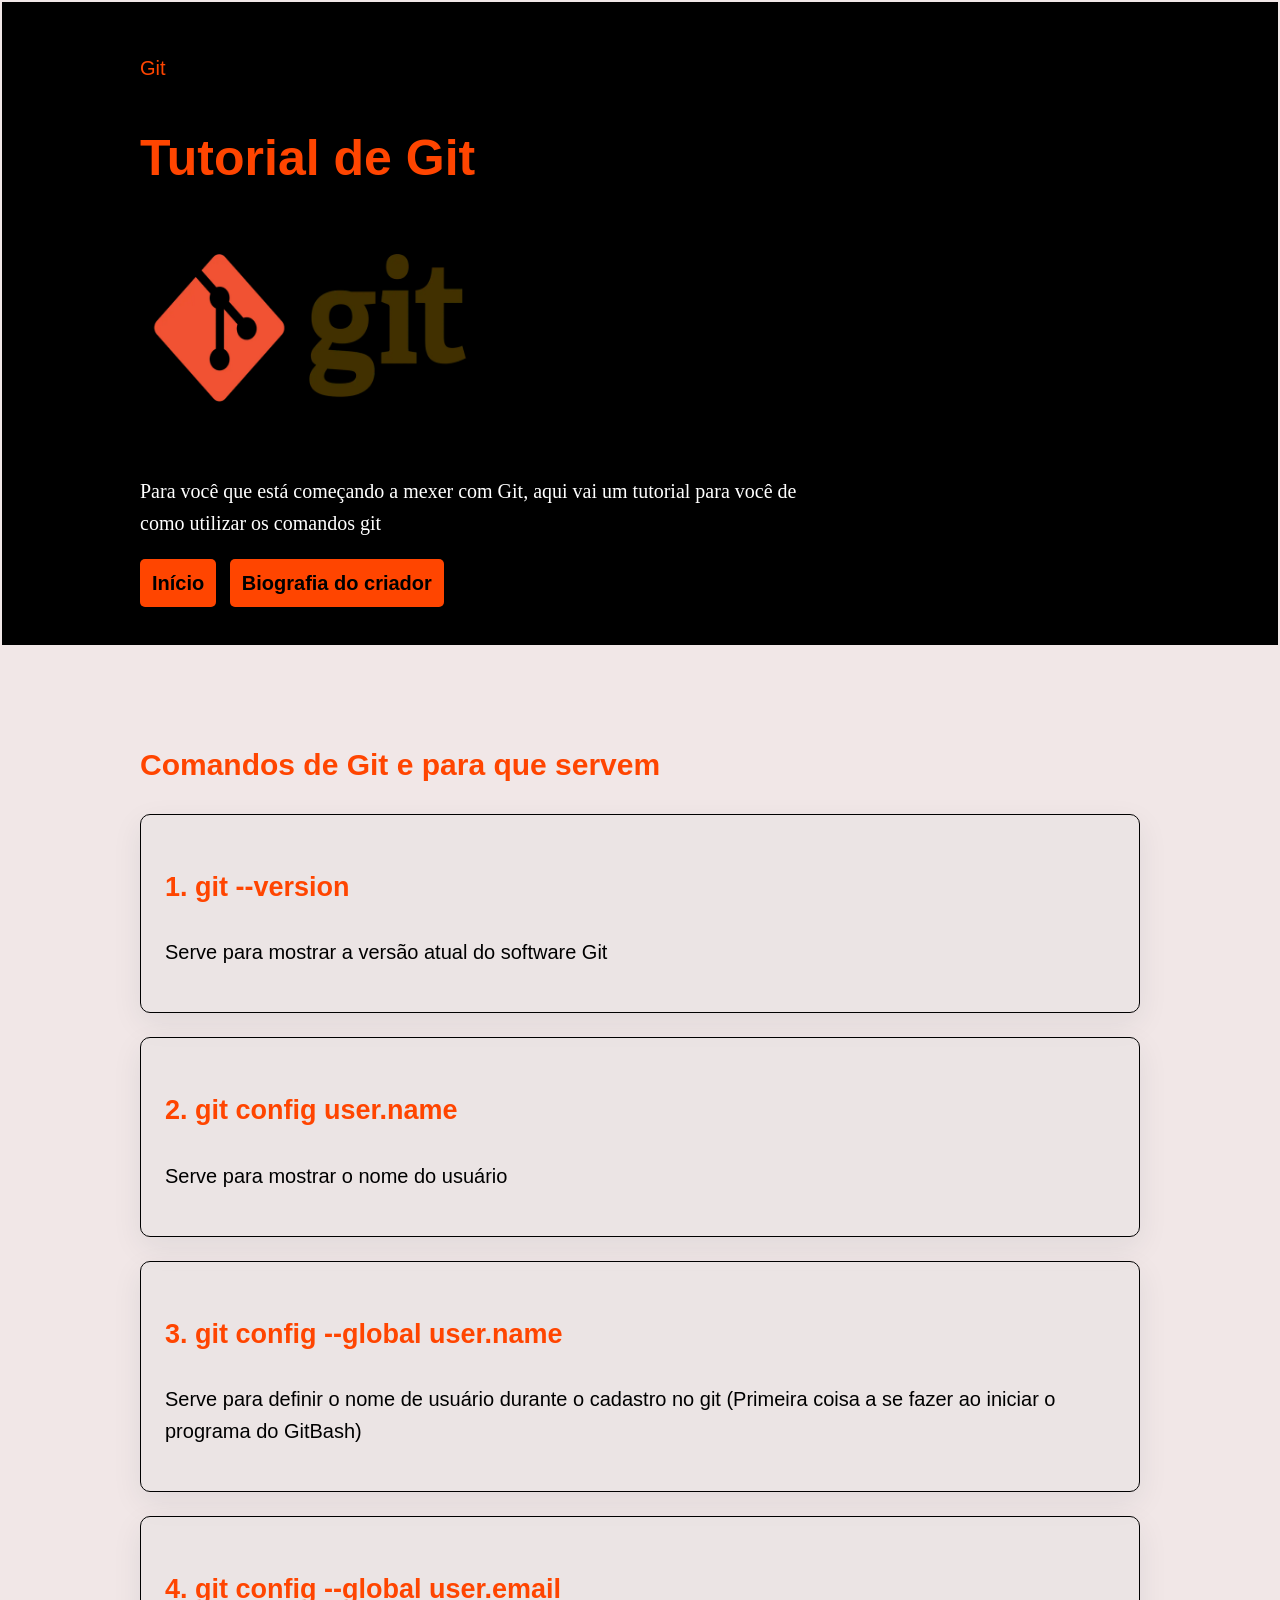
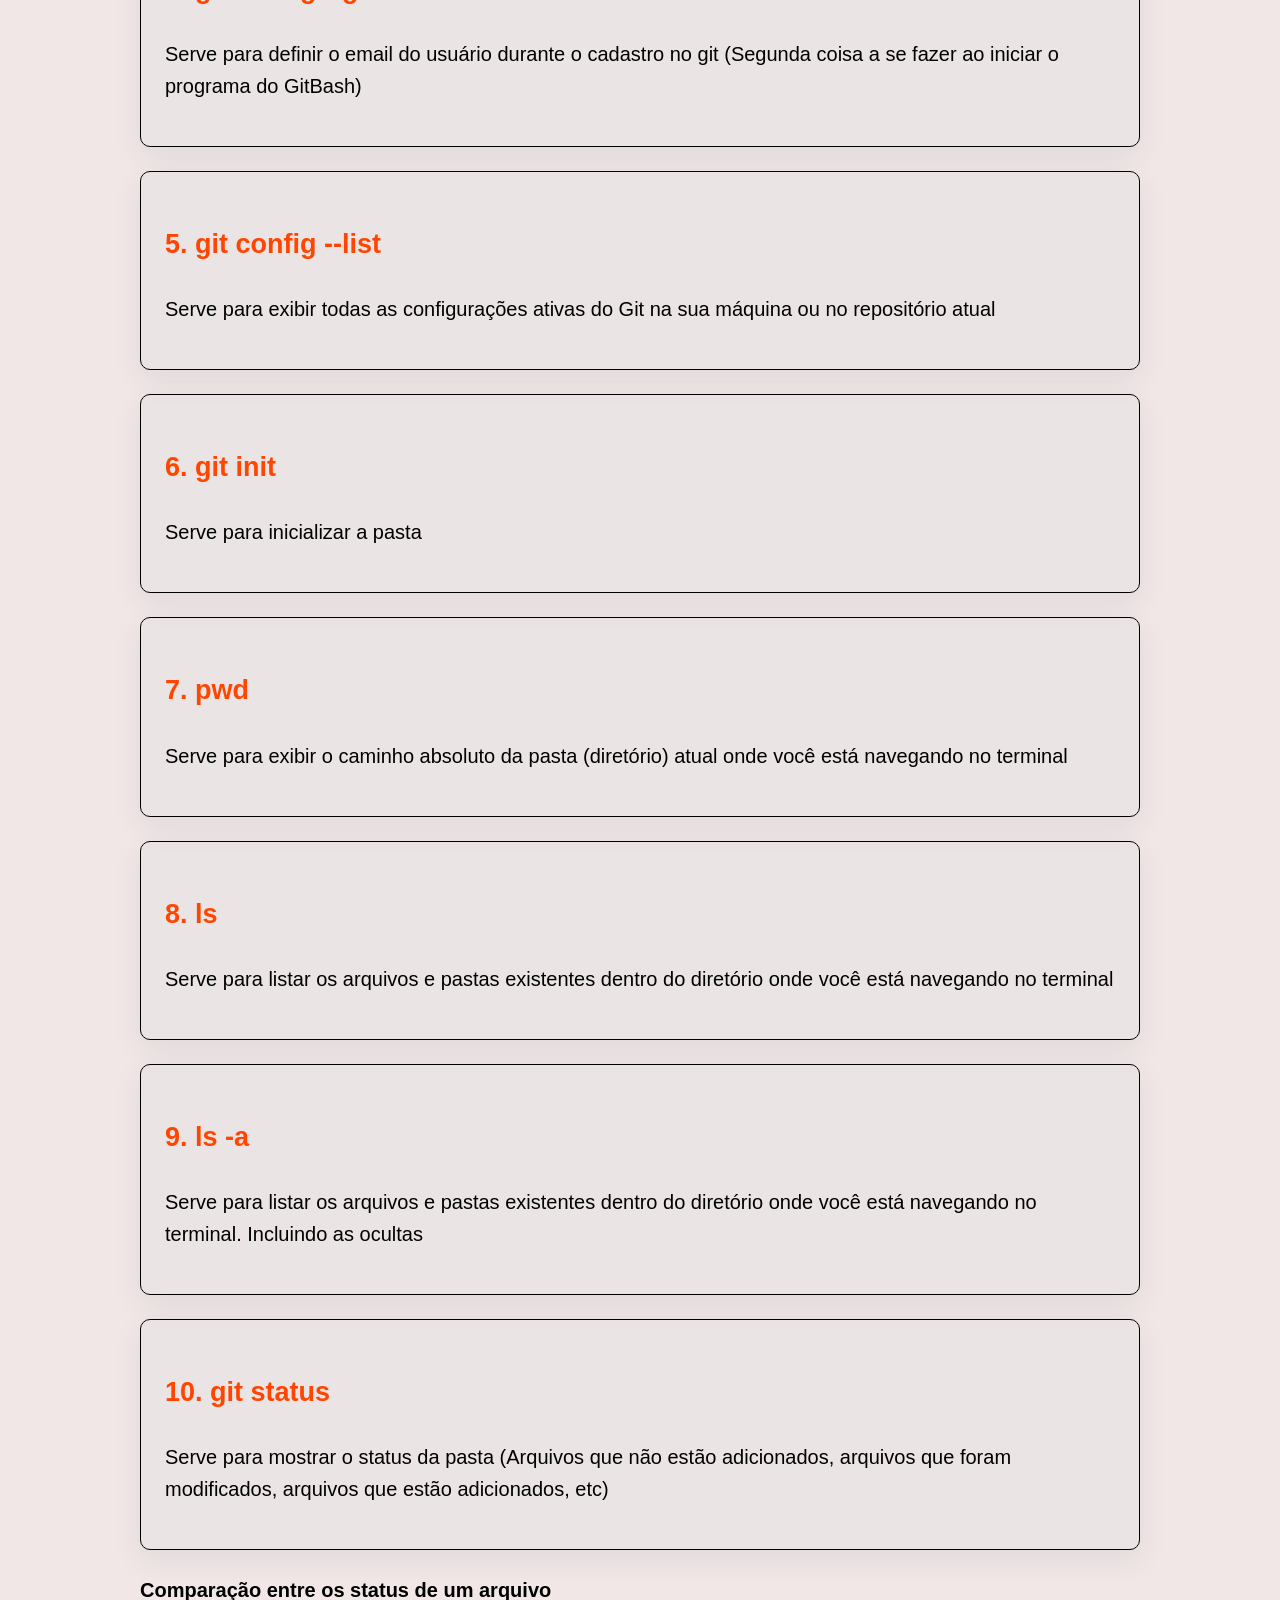
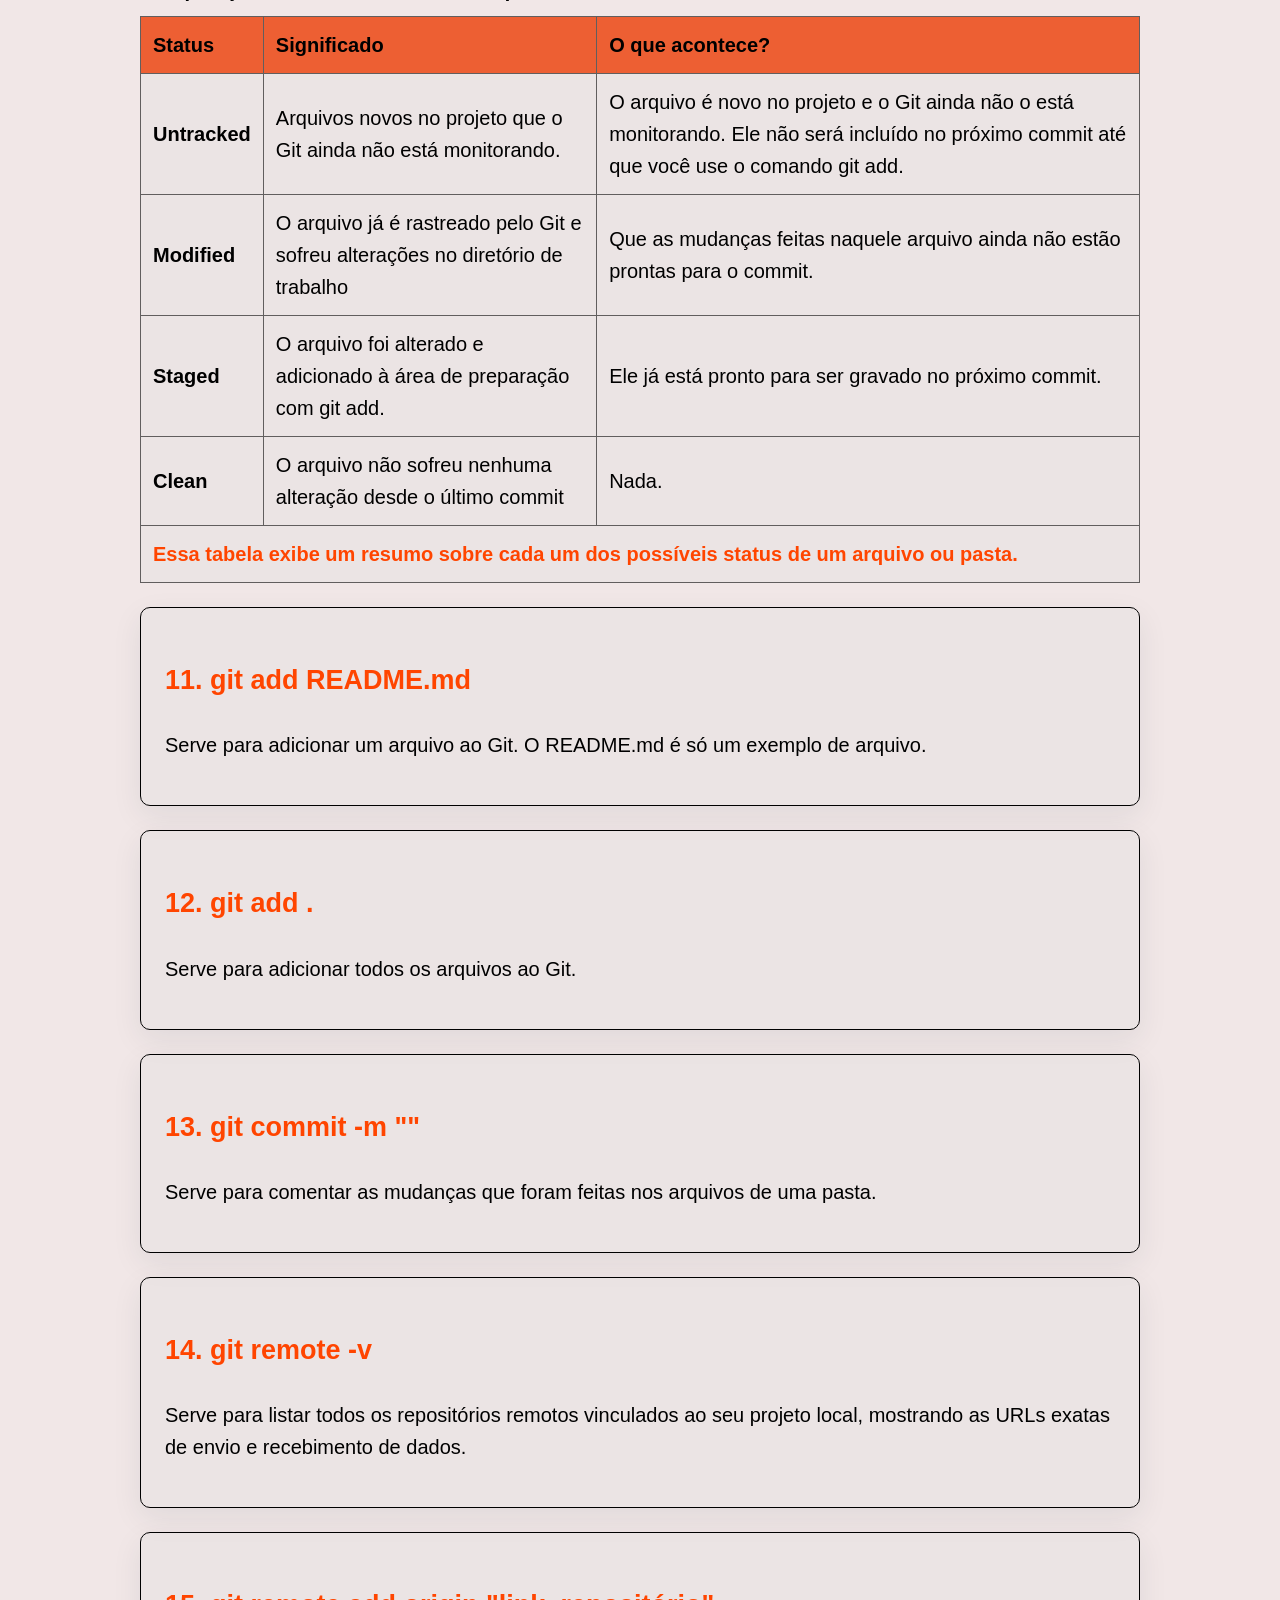
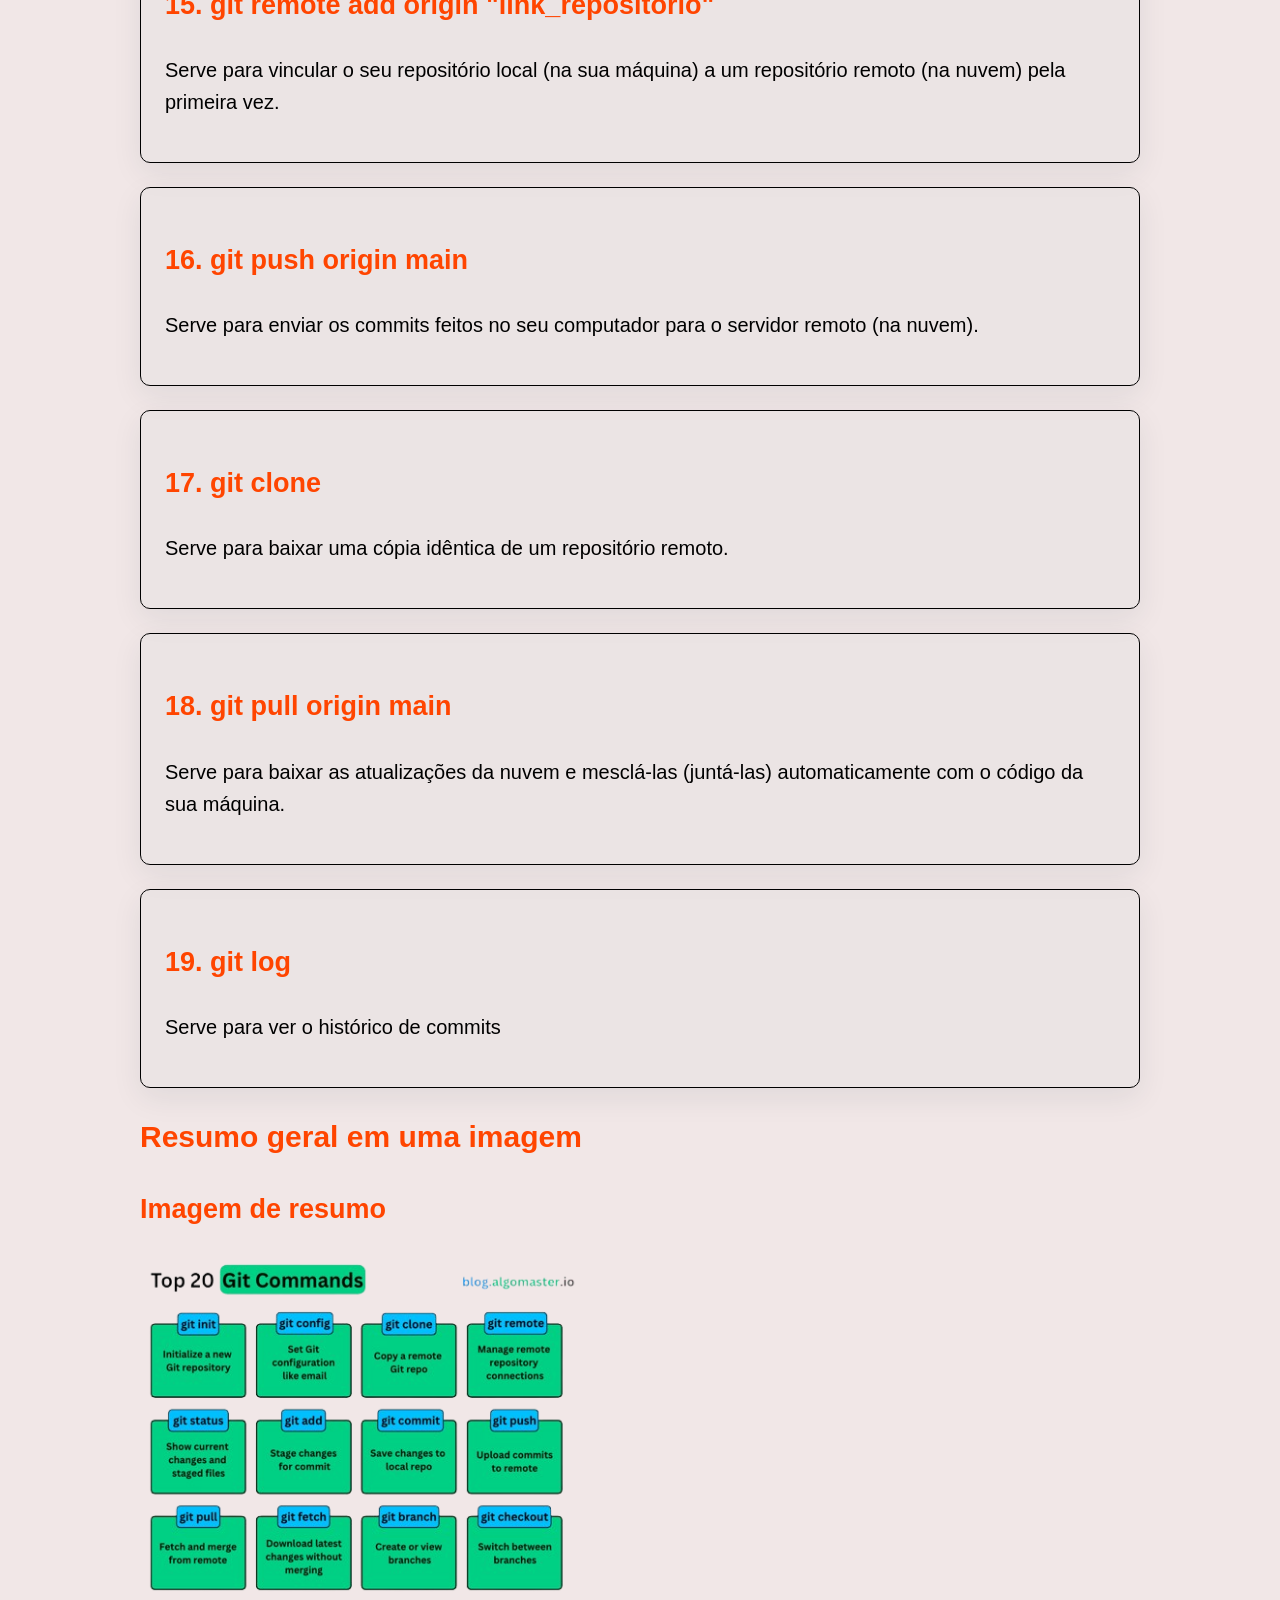
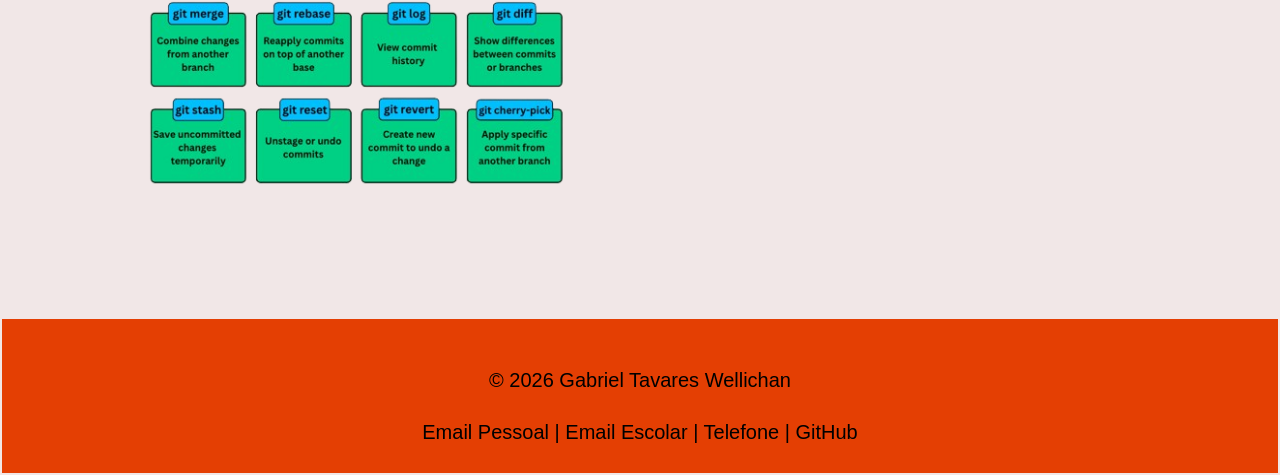
<file: index.html>
<!DOCTYPE html>
<html lang="pt-br">
<head>
    <meta charset="UTF-8">
    <meta name="viewport" content="width=device-width, initial-scale=1.0">
    <title>Tutorial de Git | Início</title>
    <link rel="stylesheet" href="./style/style.css">
    <link rel="stylesheet" href="./style/style-index.css">
</head>
<body>
    <header class="cabecalho">
        <div class="container">
            <p class="etiqueta">Git</p>

            <h1>Tutorial de Git</h1>
            <div class="container-imagens">
                <img src="./img/git.jpg" alt="Foto de Git" width="340" height="240">
            </div>

            <p class="subtitulo">
                Para você que está começando a mexer com Git, aqui vai um tutorial para você de como utilizar os comandos git
            </p>

            <nav class="menu-principal">
                <ul class="menu-lista">
                    <li><strong><a class="menu-link" href="./index.html">Início</a></strong></li>
                    <li><strong><a class="menu-link" href="./pages/biografia.html">Biografia do criador</a></strong></li>
                </ul>
            </nav>
        </div>
    </header>

    <main>
        <section class="secao-dicas">
            <div class="container">
                <h2 class="titulo-secao">Comandos de Git e para que servem</h2>

                <div class="grade-cards">
                    <article class="card">
                        <h3>1. git --version</h3>
                        <p>Serve para mostrar a versão atual do software Git</p>
                    </article>

                    <article class="card">
                        <h3>2. git config user.name</h3>
                        <p>Serve para mostrar o nome do usuário</p>
                    </article>

                    <article class="card">
                        <h3>3. git config --global user.name</h3>
                        <p>Serve para definir o nome de usuário durante o cadastro no git (Primeira coisa a se fazer ao iniciar o programa do GitBash)</p>
                    </article>

                    <article class="card">
                        <h3>4. git config --global user.email</h3>
                        <p>Serve para definir o email do usuário durante o cadastro no git (Segunda coisa a se fazer ao iniciar o programa do GitBash)</p>
                    </article>

                    <article class="card">
                        <h3>5. git config --list</h3>
                        <p>Serve para exibir todas as configurações ativas do Git na sua máquina ou no repositório atual</p>
                    </article>

                    <article class="card">
                        <h3>6. git init</h3>
                        <p>Serve para inicializar a pasta</p>
                    </article>

                    <article class="card">
                        <h3>7. pwd</h3>
                        <p>Serve para exibir o caminho absoluto da pasta (diretório) atual onde você está navegando no terminal</p>
                    </article>

                    <article class="card">
                        <h3>8. ls</h3>
                        <p>Serve para listar os arquivos e pastas existentes dentro do diretório onde você está navegando no terminal</p>
                    </article>

                    <article class="card">
                        <h3>9. ls -a</h3>
                        <p>Serve para listar os arquivos e pastas existentes dentro do diretório onde você está navegando no terminal. Incluindo as ocultas</p>
                    </article>

                    <article class="card">
                        <h3>10. git status</h3>
                        <p>Serve para mostrar o status da pasta (Arquivos que não estão adicionados, arquivos que foram modificados, arquivos que estão adicionados, etc)</p>
                    </article>

                    <table class="tabela-status">
                        <caption>Comparação entre os status de um arquivo</caption>
                        <thead>
                            <tr>
                                <th scope="col">Status</th>
                                <th scope="col">Significado</th>
                                <th scope="col">O que acontece?</th>
                            </tr>
                        </thead>
                        <tbody>
                            <tr>
                                <th scope="row">Untracked</th>
                                <td>Arquivos novos no projeto que o Git ainda não está monitorando.</td>
                                <td> O arquivo é novo no projeto e o Git ainda não o está monitorando. Ele não será incluído no próximo commit até que você use o comando git add.</td>
                            </tr>

                            <tr>
                                <th scope="row">Modified</th>
                                <td>O arquivo já é rastreado pelo Git e sofreu alterações no diretório de trabalho</td>
                                <td>Que as mudanças feitas naquele arquivo ainda não estão prontas para o commit.</td>
                            </tr>

                            <tr>
                                <th scope="row">Staged</th>
                                <td>O arquivo foi alterado e adicionado à área de preparação com git add.</td>
                                <td>Ele já está pronto para ser gravado no próximo commit.</td>
                            </tr>

                            <tr>
                                <th scope="row">Clean</th>
                                <td>O arquivo não sofreu nenhuma alteração desde o último commit</td>
                                <td>Nada.</td>
                            </tr>
                        </tbody>
                        <tfoot>
                            <tr>
                                <td colspan="3"><strong>Essa tabela exibe um resumo sobre cada um dos possíveis status de um arquivo ou pasta.</strong></td>
                            </tr>
                        </tfoot>
                    </table>

                    <article class="card">
                        <h3>11. git add README.md</h3>
                        <p>Serve para adicionar um arquivo ao Git. O README.md é só um exemplo de arquivo.</p>
                    </article>

                    <article class="card">
                        <h3>12. git add .</h3>
                        <p>Serve para adicionar todos os arquivos ao Git.</p>
                    </article>

                    <article class="card">
                        <h3>13. git commit -m ""</h3>
                        <p>Serve para comentar as mudanças que foram feitas nos arquivos de uma pasta.</p>
                    </article>

                    <article class="card">
                        <h3>14. git remote -v</h3>
                        <p>Serve para listar todos os repositórios remotos vinculados ao seu projeto local, mostrando as URLs exatas de envio e recebimento de dados.</p>
                    </article>

                    <article class="card">
                        <h3>15. git remote add origin "link_repositório"</h3>
                        <p>Serve para vincular o seu repositório local (na sua máquina) a um repositório remoto (na nuvem) pela primeira vez.</p>
                    </article>

                    <article class="card">
                        <h3>16. git push origin main</h3>
                        <p>Serve para enviar os commits feitos no seu computador para o servidor remoto (na nuvem).</p>
                    </article>

                    <article class="card">
                        <h3>17. git clone</h3>
                        <p>Serve para baixar uma cópia idêntica de um repositório remoto.</p>
                    </article>

                    <article class="card">
                        <h3>18. git pull origin main</h3>
                        <p>Serve para baixar as atualizações da nuvem e mesclá-las (juntá-las) automaticamente com o código da sua máquina.</p>
                    </article>

                    <article class="card">
                        <h3>19. git log</h3>
                        <p>Serve para ver o histórico de commits</p>
                    </article>
                </div>
                
                <h2>Resumo geral em uma imagem</h2>
                <div class="grade-cards-image">
                    <article class="card-image">
                        <h3>Imagem de resumo</h3>
                        <img src="./img/resumo.png" alt="Imagem de resumo sobre alguns comandos de git" width="440" height="540">
                    </article>
                </div>
            </div>
        </section>
    </main>

    <footer class="rodape">
        <div class="container">
            <p>&copy; 2026 Gabriel Tavares Wellichan</p>

            <address>
                <a href="mailto: biel.wellichan@gmail.com">Email Pessoal</a>
                <span> | </span>
                <a href="mailto: gabriel.wellichan@portalsesisp.org.br">Email Escolar</a>
                <span> | </span>
                <a href="tel:+5515998261009">Telefone</a>
                <span> | </span>
                <a href="https://github.com/bielwellichan-debug" target="_blank">GitHub</a>
            </address>
        </div>
    </footer>

    
</body>
</html>
</file>
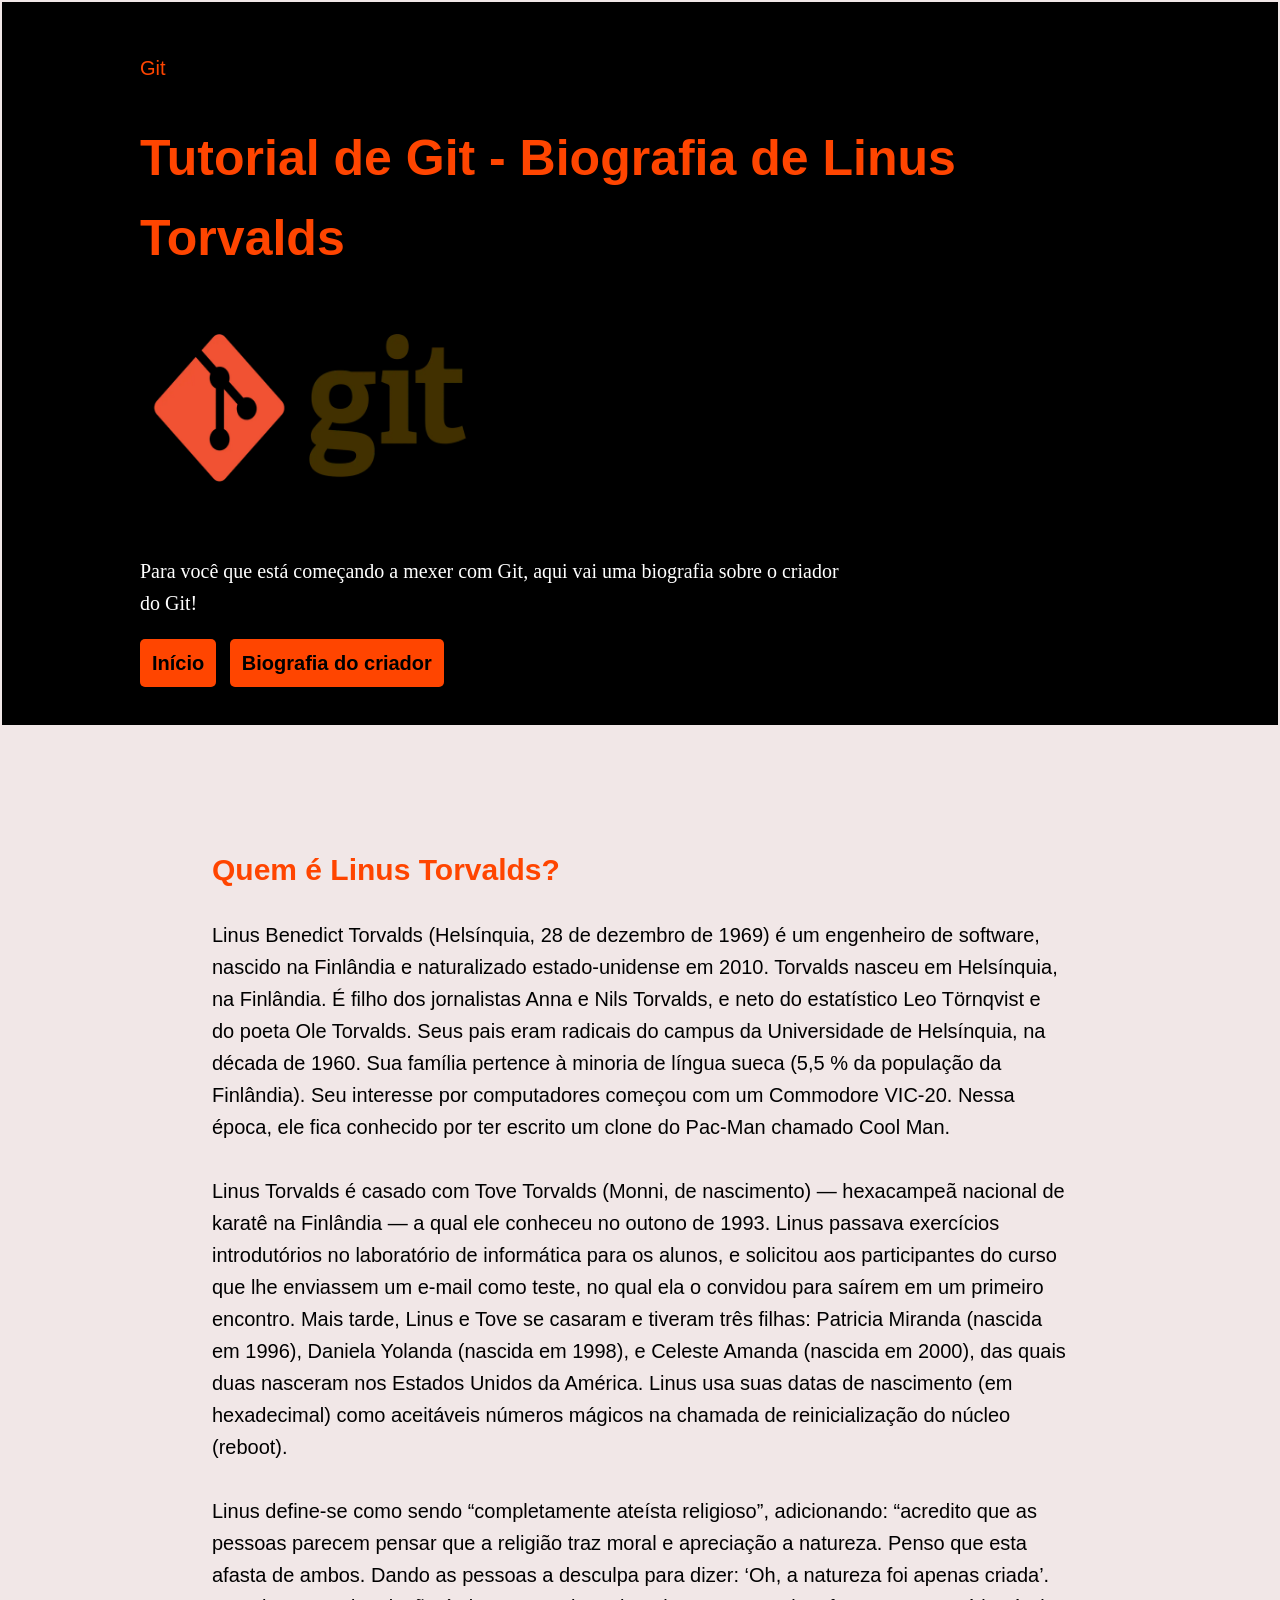
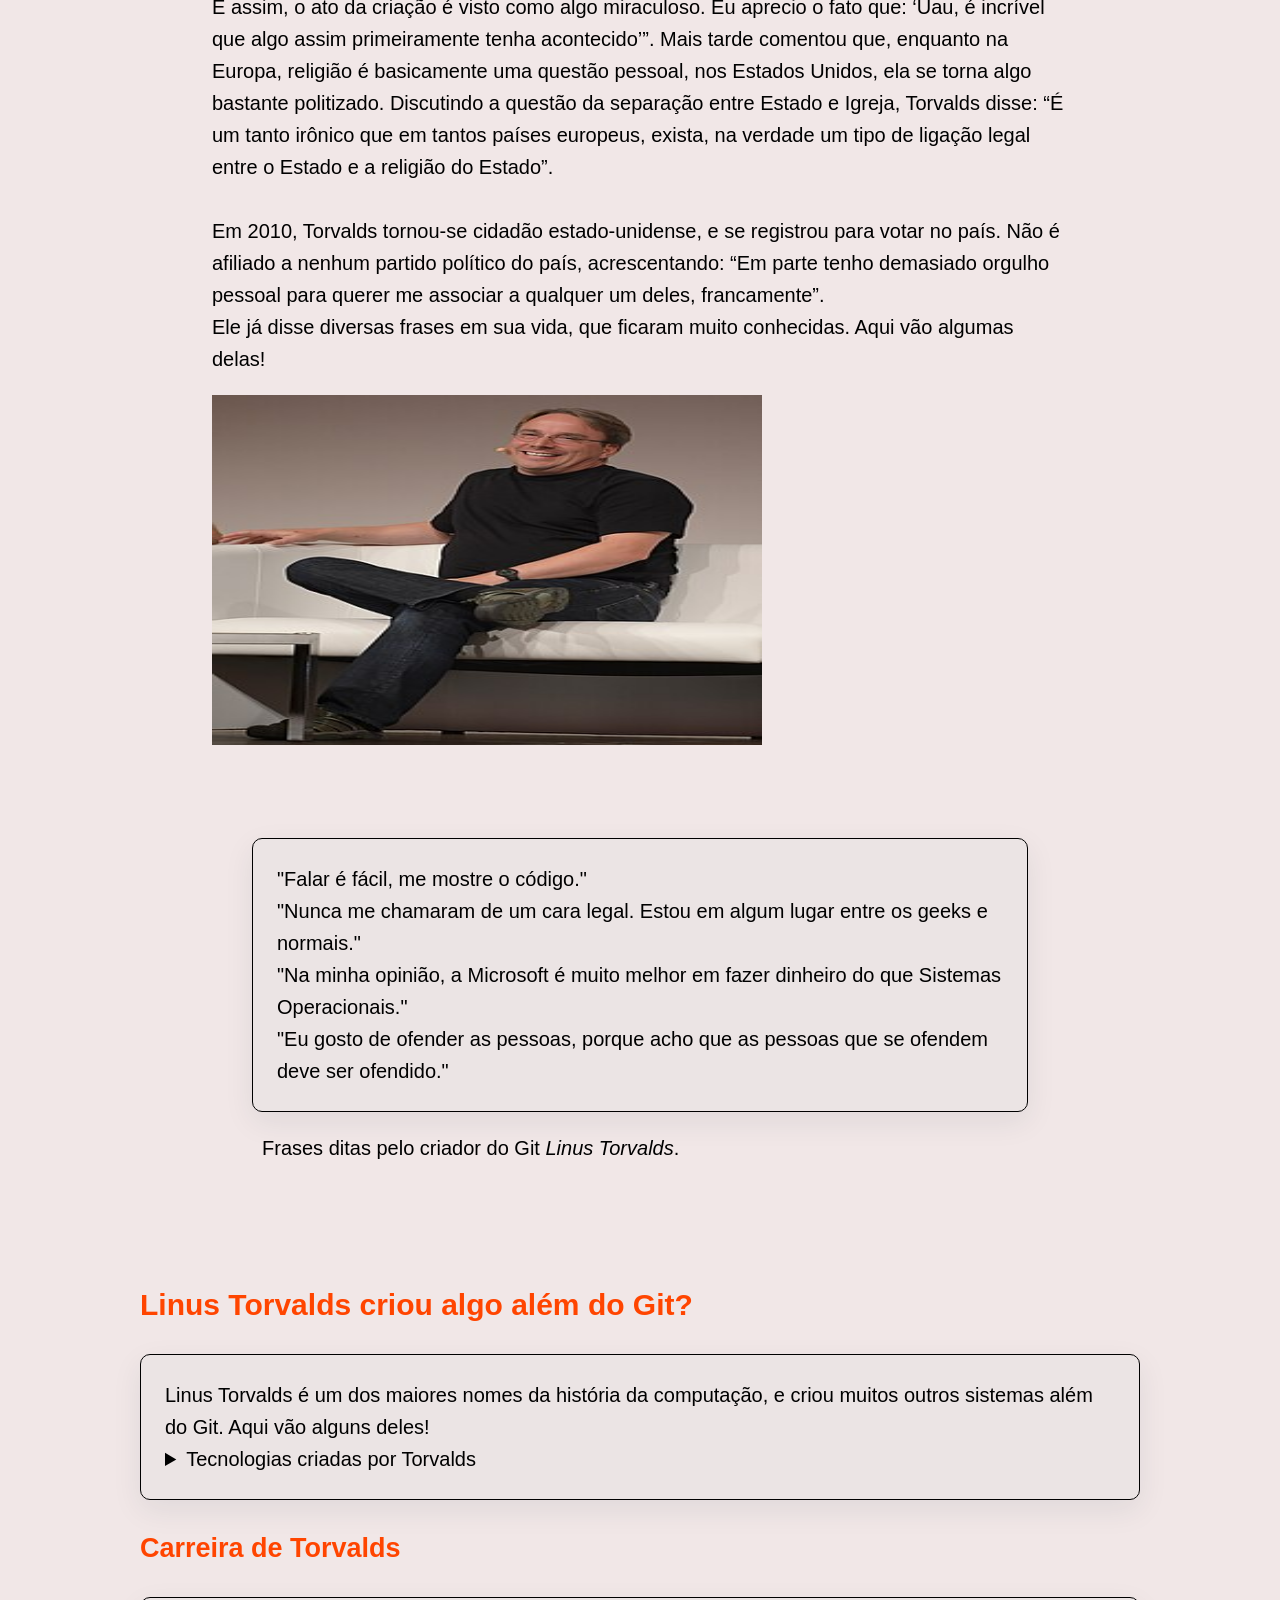
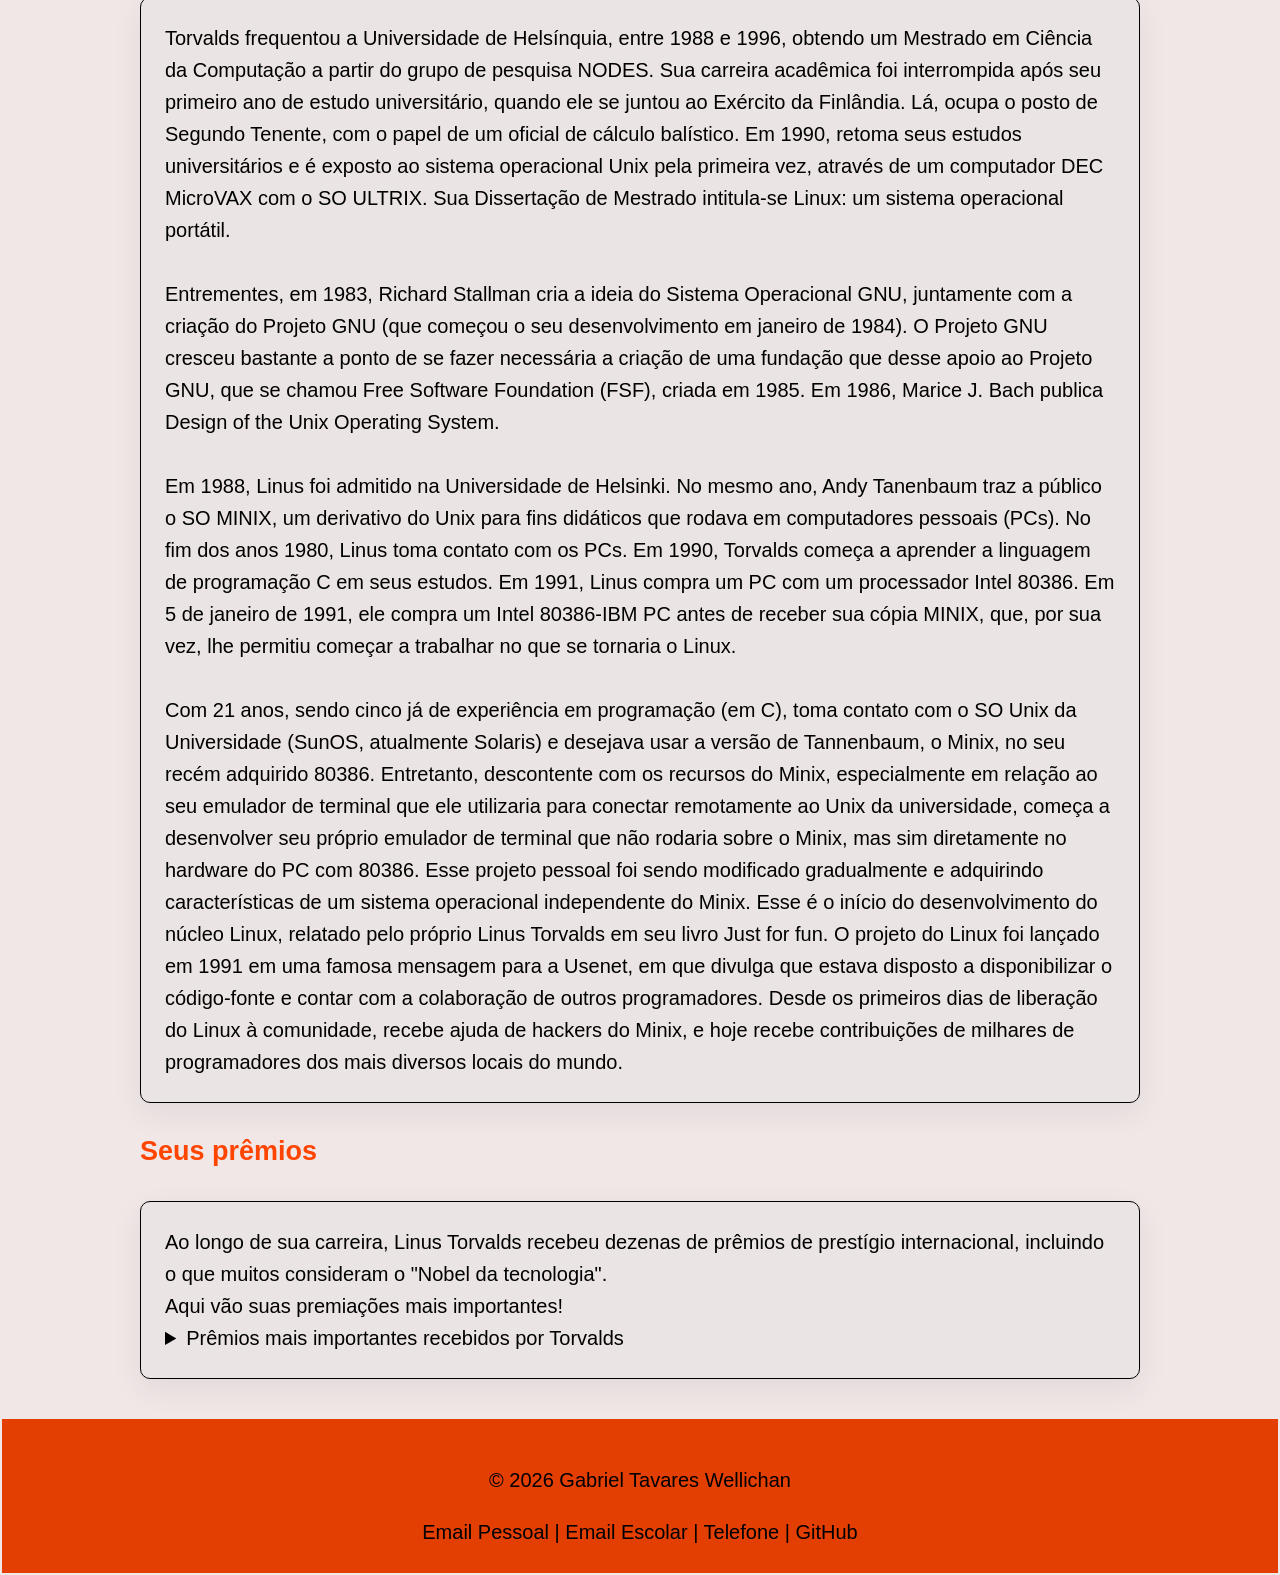
<file: pages/biografia.html>
<!DOCTYPE html>
<html lang="pt-br">
<head>
    <meta charset="UTF-8">
    <meta name="viewport" content="width=device-width, initial-scale=1.0">
    <title>Tutorial de Git | Biografia do criador</title>
    <link rel="stylesheet" href="../style/style.css">
    <link rel="stylesheet" href="../style/style-biografia.css">
</head>
<body>

    <header class="cabecalho">
        <div class="container">
            <p class="etiqueta">Git</p>

            <h1>Tutorial de Git - Biografia de Linus Torvalds</h1>
            <div class="container-imagens">
                <img src="../img/git.jpg" alt="Foto de Git" width="340" height="240">
            </div>

            <p class="subtitulo">
                Para você que está começando a mexer com Git, aqui vai uma biografia sobre o criador do Git!
            </p>

            <nav class="menu-principal">
                <ul class="menu-lista">
                    <li><strong><a class="menu-link" href="../index.html">Início</a></strong></li>
                    <li><strong><a class="menu-link" href="./biografia.html">Biografia do criador</a></strong></li>
                </ul>
            </nav>
        </div>
    </header>

    <main class="container">
        <section class="secao-biografia">
            <h2>Quem é Linus Torvalds?</h2>
            <p>
                Linus Benedict Torvalds (Helsínquia, 28 de dezembro de 1969) é um engenheiro de software, nascido na Finlândia e naturalizado estado-unidense em 2010.
                Torvalds nasceu em Helsínquia, na Finlândia. É filho dos jornalistas Anna e Nils Torvalds, e neto do estatístico Leo Törnqvist e do poeta Ole Torvalds. Seus pais eram radicais do campus da Universidade de Helsínquia, na década de 1960. Sua família pertence à minoria de língua sueca (5,5 % da população da Finlândia). Seu interesse por computadores começou com um Commodore VIC-20. Nessa época, ele fica conhecido por ter escrito um clone do Pac-Man chamado Cool Man.
                <br>
                <br>
                Linus Torvalds é casado com Tove Torvalds (Monni, de nascimento) — hexacampeã nacional de karatê na Finlândia — a qual ele conheceu no outono de 1993. Linus passava exercícios introdutórios no laboratório de informática para os alunos, e solicitou aos participantes do curso que lhe enviassem um e-mail como teste, no qual ela o convidou para saírem em um primeiro encontro. Mais tarde, Linus e Tove se casaram e tiveram três filhas: Patricia Miranda (nascida em 1996), Daniela Yolanda (nascida em 1998), e Celeste Amanda (nascida em 2000), das quais duas nasceram nos Estados Unidos da América. Linus usa suas datas de nascimento (em hexadecimal) como aceitáveis números mágicos na chamada de reinicialização do núcleo (reboot).
                <br>
                <br>
                Linus define-se como sendo “completamente ateísta religioso”, adicionando: “acredito que as pessoas parecem pensar que a religião traz moral e apreciação a natureza. Penso que esta afasta de ambos. Dando as pessoas a desculpa para dizer: ‘Oh, a natureza foi apenas criada’. E assim, o ato da criação é visto como algo miraculoso. Eu aprecio o fato que: ‘Uau, é incrível que algo assim primeiramente tenha acontecido’”. Mais tarde comentou que, enquanto na Europa, religião é basicamente uma questão pessoal, nos Estados Unidos, ela se torna algo bastante politizado. Discutindo a questão da separação entre Estado e Igreja, Torvalds disse: “É um tanto irônico que em tantos países europeus, exista, na verdade um tipo de ligação legal entre o Estado e a religião do Estado”.
                <br>
                <br>
                Em 2010, Torvalds tornou-se cidadão estado-unidense, e se registrou para votar no país. Não é afiliado a nenhum partido político do país, acrescentando: “Em parte tenho demasiado orgulho pessoal para querer me associar a qualquer um deles, francamente”.
                <br>
                Ele já disse diversas frases em sua vida, que ficaram muito conhecidas. Aqui vão algumas delas!
            </p>

            <img src="../img/torvalds.jpg" alt="Foto de Linus Torvalds" width="550" height="350">

            <br>
            <br>
            <br>

            <blockquote class="citacao">
                "Falar é fácil, me mostre o código."
                <br>
                "Nunca me chamaram de um cara legal. Estou em algum lugar entre os geeks e normais."
                <br>
                "Na minha opinião, a Microsoft é muito melhor em fazer dinheiro do que Sistemas Operacionais."
                <br>
                "⁠Eu gosto de ofender as pessoas, porque acho que as pessoas que se ofendem deve ser ofendido."
            </blockquote>

            <p id="citacao-paragrafo">
                Frases ditas pelo criador do Git <cite>Linus Torvalds</cite>.
            </p>
        </section>

        <section class="secao-criacoes">
            <h2>Linus Torvalds criou algo além do Git?</h2>
            <article class="biografia-card">
                Linus Torvalds é um dos maiores nomes da história da computação, e criou muitos outros sistemas além do Git. Aqui vão alguns deles!
                <details>
                    <summary>Tecnologias criadas por Torvalds</summary>
                    <ul>
                        <li>Núcleo Linux (Linux Kernel): Criado em 1991 como um projeto pessoal de estudo e hobby enquanto ele era estudante na Universidade de Helsinque. Hoje, é a base de sistemas operacionais como Linux, Android, Chrome OS e de grande parte da infraestrutura de servidores e nuvem do mundo.</li>
                        <li>Git: Sistema de controle de versão distribuído criado em 2005 em apenas 10 dias, desenvolvido por ele porque não estava satisfeito com as ferramentas de controle de código disponíveis na época. É o padrão da indústria para rastrear alterações em códigos de software.</li>
                        <li>Subsurface: Aplicativo de código aberto voltado para planejamento, registro e análise de mergulhos, criado por Torvalds devido à sua paixão pessoal por esse esporte.</li>
                    </ul>
                </details>
            </article>
        </section>

        <section class="secao-carreira">
            <h3>Carreira de Torvalds</h3>
            <article class="biografia-card">
                Torvalds frequentou a Universidade de Helsínquia, entre 1988 e 1996, obtendo um Mestrado em Ciência da Computação a partir do grupo de pesquisa NODES. Sua carreira acadêmica foi interrompida após seu primeiro ano de estudo universitário, quando ele se juntou ao Exército da Finlândia. Lá, ocupa o posto de Segundo Tenente, com o papel de um oficial de cálculo balístico. Em 1990, retoma seus estudos universitários e é exposto ao sistema operacional Unix pela primeira vez, através de um computador DEC MicroVAX com o SO ULTRIX. Sua Dissertação de Mestrado intitula-se Linux: um sistema operacional portátil.
                <br>
                <br>
                Entrementes, em 1983, Richard Stallman cria a ideia do Sistema Operacional GNU, juntamente com a criação do Projeto GNU (que começou o seu desenvolvimento em janeiro de 1984). O Projeto GNU cresceu bastante a ponto de se fazer necessária a criação de uma fundação que desse apoio ao Projeto GNU, que se chamou Free Software Foundation (FSF), criada em 1985. Em 1986, Marice J. Bach publica Design of the Unix Operating System.
                <br>
                <br>
                Em 1988, Linus foi admitido na Universidade de Helsinki. No mesmo ano, Andy Tanenbaum traz a público o SO MINIX, um derivativo do Unix para fins didáticos que rodava em computadores pessoais (PCs). No fim dos anos 1980, Linus toma contato com os PCs. Em 1990, Torvalds começa a aprender a linguagem de programação C em seus estudos. Em 1991, Linus compra um PC com um processador Intel 80386. Em 5 de janeiro de 1991, ele compra um Intel 80386-IBM PC antes de receber sua cópia MINIX, que, por sua vez, lhe permitiu começar a trabalhar no que se tornaria o Linux.
                <br>
                <br>
                Com 21 anos, sendo cinco já de experiência em programação (em C), toma contato com o SO Unix da Universidade (SunOS, atualmente Solaris) e desejava usar a versão de Tannenbaum, o Minix, no seu recém adquirido 80386. Entretanto, descontente com os recursos do Minix, especialmente em relação ao seu emulador de terminal que ele utilizaria para conectar remotamente ao Unix da universidade, começa a desenvolver seu próprio emulador de terminal que não rodaria sobre o Minix, mas sim diretamente no hardware do PC com 80386. Esse projeto pessoal foi sendo modificado gradualmente e adquirindo características de um sistema operacional independente do Minix. Esse é o início do desenvolvimento do núcleo Linux, relatado pelo próprio Linus Torvalds em seu livro Just for fun. O projeto do Linux foi lançado em 1991 em uma famosa mensagem para a Usenet, em que divulga que estava disposto a disponibilizar o código-fonte e contar com a colaboração de outros programadores. Desde os primeiros dias de liberação do Linux à comunidade, recebe ajuda de hackers do Minix, e hoje recebe contribuições de milhares de programadores dos mais diversos locais do mundo.
            </article>
        </section>

        <section class="secao-premios">
            <h3>Seus prêmios</h3>
            <article class="biografia-card">
                Ao longo de sua carreira, Linus Torvalds recebeu dezenas de prêmios de prestígio internacional, incluindo o que muitos consideram o "Nobel da tecnologia".
                <br>
                Aqui vão suas premiações mais importantes!

                <details>
                    <summary>Prêmios mais importantes recebidos por Torvalds</summary>
                    <ul>
                        <li>Prêmio de Tecnologia do Milênio (2012): Concedido pela Fundação Academia de Tecnologia da Finlândia em reconhecimento à criação do núcleo Linux e seu impacto na abertura da web.</li>
                        <li>Japan Prize (2019): Um dos prêmios científicos mais prestigiados do mundo, honrando sua contribuição para o avanço da ciência, tecnologia e o modelo de código aberto.</li>
                        <li>IEEE Computer Pioneer Award (2014): Entregue pela IEEE Computer Society aos pioneiros que moldaram o desenvolvimento da computação.</li>
                        <li>Indução ao Internet Hall of Fame (2012): Incluído pela Internet Society na categoria "Inovadores" pelo impacto revolucionário de suas criações no crescimento da rede mundial.</li>
                        <li>Intel Innovation Lifetime Achievement Award (2022): O primeiro prêmio dessa categoria entregue pela Intel, celebrando o impacto de sua carreira na computação de alto desempenho.</li>
                        <li>Prêmio C&C da NEC (2010): Concedido no Japão por suas conquistas extraordinárias na integração de computadores, comunicações e impacto social.</li>
                        <li>Prêmio de Inovação da EFF (2001): Entregue pela Electronic Frontier Foundation pela defesa da liberdade digital.</li>
                        <li>FSF Award for the Advancement of Free Software (1998): Entregue pela Free Software Foundation nos primórdios do ecossistema.</li>
                    </ul>
                </details>
            </article>
        </section>


    </main>



    <footer class="rodape">
        <div class="container">
            <p>&copy; 2026 Gabriel Tavares Wellichan</p>

            <address>
                <a href="mailto: biel.wellichan@gmail.com">Email Pessoal</a>
                <span> | </span>
                <a href="mailto: gabriel.wellichan@portalsesisp.org.br">Email Escolar</a>
                <span> | </span>
                <a href="tel:+5515998261009">Telefone</a>
                <span> | </span>
                <a href="https://github.com/bielwellichan-debug" target="_blank">GitHub</a>
            </address>
        </div>
    </footer>
    
</body>
</html>
</file>
<file: style/style.css>
*{
    box-sizing: border-box;
}

body{
    margin: 2px;
    
    background-color: rgb(241, 231, 231);
    color: rgb(0, 0, 0);

    font-family: Arial, Helvetica, sans-serif;
    font-size: 20px;
    line-height: 1.6;
}

h1, h2, h3{
    color: orangered;
}

h1{
    font-size: 50px;
    margin-bottom: 8px;
}

h2{
    font-size: 30px;
}

h3{
    font-size: 27px;
}

a{
    color: black;
}

strong{
    color: black;
}

.container{
    width: 90%;
    max-width: 1000px;
    margin: 0 auto;
}

.cabecalho{
    background-color: black;
    color: orangered;

    padding: 30px;
}

.subtitulo{
    color: white;
    max-width: 700px;
    font-family: 'Times New Roman', Times, serif;
}

.menu-lista{
    margin: 20px 0 0;
    padding: 0;

    list-style: none;
}

.menu-lista li{
    display: inline-block;

    margin-right: 8px;
    margin-bottom: 8px;
}

.menu-link{
    display: inline-block;

    padding: 8px 12px;

    background-color: orangered;
    border-radius: 5px;

    text-decoration: none;
}

.secao-dicas{
    padding: 72px;
}

.grade-cards{
    display: grid;
    gap: 24px;
}

.card{
    padding: 24px;
    background-color: rgba(230, 225, 225, 0.5);
    border: 1px solid black;
    border-radius: 10px;
    box-shadow: 0 10px 30px rgba(20, 45, 70, 0.08);
}

.rodape{
    margin-top: 40px;
    padding: 25px;
    background-color: rgb(228, 63, 3);
    text-align: center;
}

.rodape a{
    text-decoration: none;
}

.rodape address{
    font-style: normal;
}
</file>
<file: style/style-index.css>
.tabela-status{
    width: 100%;

    border-collapse: collapse;
    background-color: rgba(230, 225, 225, 0.5);
}

.tabela-status caption{
    margin-bottom: 10px;

    font-weight: bold;
    text-align: left;
}

.tabela-status th, td{
    padding: 12px;

    border: 1px solid rgb(97, 94, 94);

    text-align: left;
}

.tabela-status thead{
    background-color: rgba(238, 60, 5, 0.788);
}

.tabela-status tfoot strong{
    color: orangered;
}
</file>
<file: style/style-biografia.css>
.secao-biografia{
    padding: 72px;
    margin: 25px 0;
}

.citacao{
    display: grid;

    padding: 24px;
    background-color: rgba(230, 225, 225, 0.5);
    border: 1px solid black;
    border-radius: 10px;
    box-shadow: 0 10px 30px rgba(20, 45, 70, 0.08);
}

#citacao-paragrafo{
    margin-left: 50px;
}

.biografia-card{
    padding: 24px;
    background-color: rgba(230, 225, 225, 0.5);
    border: 1px solid black;
    border-radius: 10px;
    box-shadow: 0 10px 30px rgba(20, 45, 70, 0.08);
}

.secao-premios{
    margin-top: 10px auto;
}
</file>
